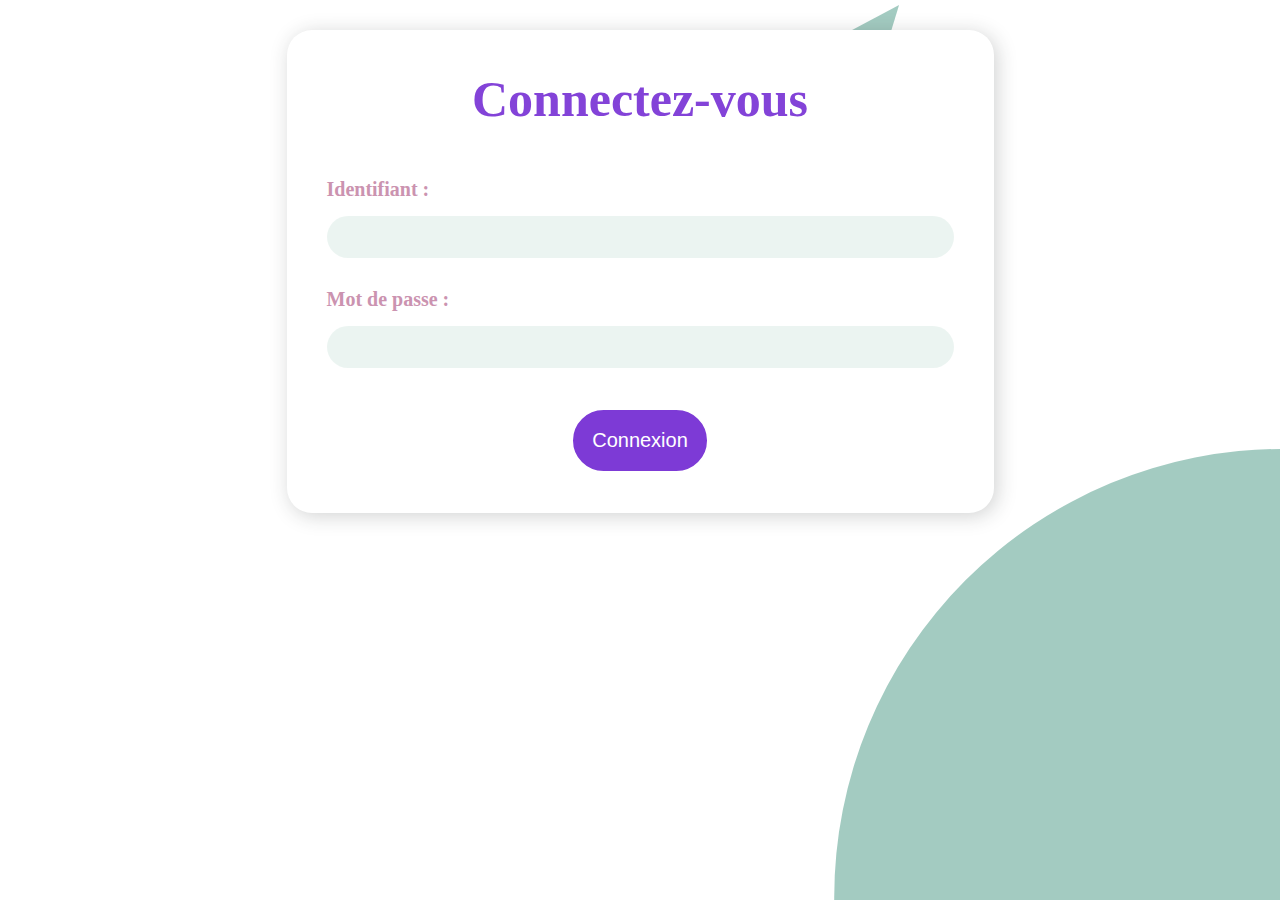
<file: index.html>
<!DOCTYPE html>
<html lang="fr" dir="ltr">
	<head>
		<meta charset="utf-8">
		<meta name="viewport" content="width-device-width, initial-scale1.0, shrink-to-fit-no">
		<link rel="stylesheet" type="text/css" href="styles.css">
		<title> My totool </title>
	</head>
    <body>
        <div class="connexion">
            <h1>Connectez-vous</h1>
            <label for="name">Identifiant :</label>
            <input type="text" id="name" name="name" required
            minlength="8" maxlength="30" size="60">
            <label for="mdp">Mot de passe :</label>
            <input type="text" id="mdp" name="mdp" required
            minlength="8" maxlength="30" size="60">
            <div class="button">
            <button type="submit">Connexion</button>
            </div>
        </div>
    </body>
</file>
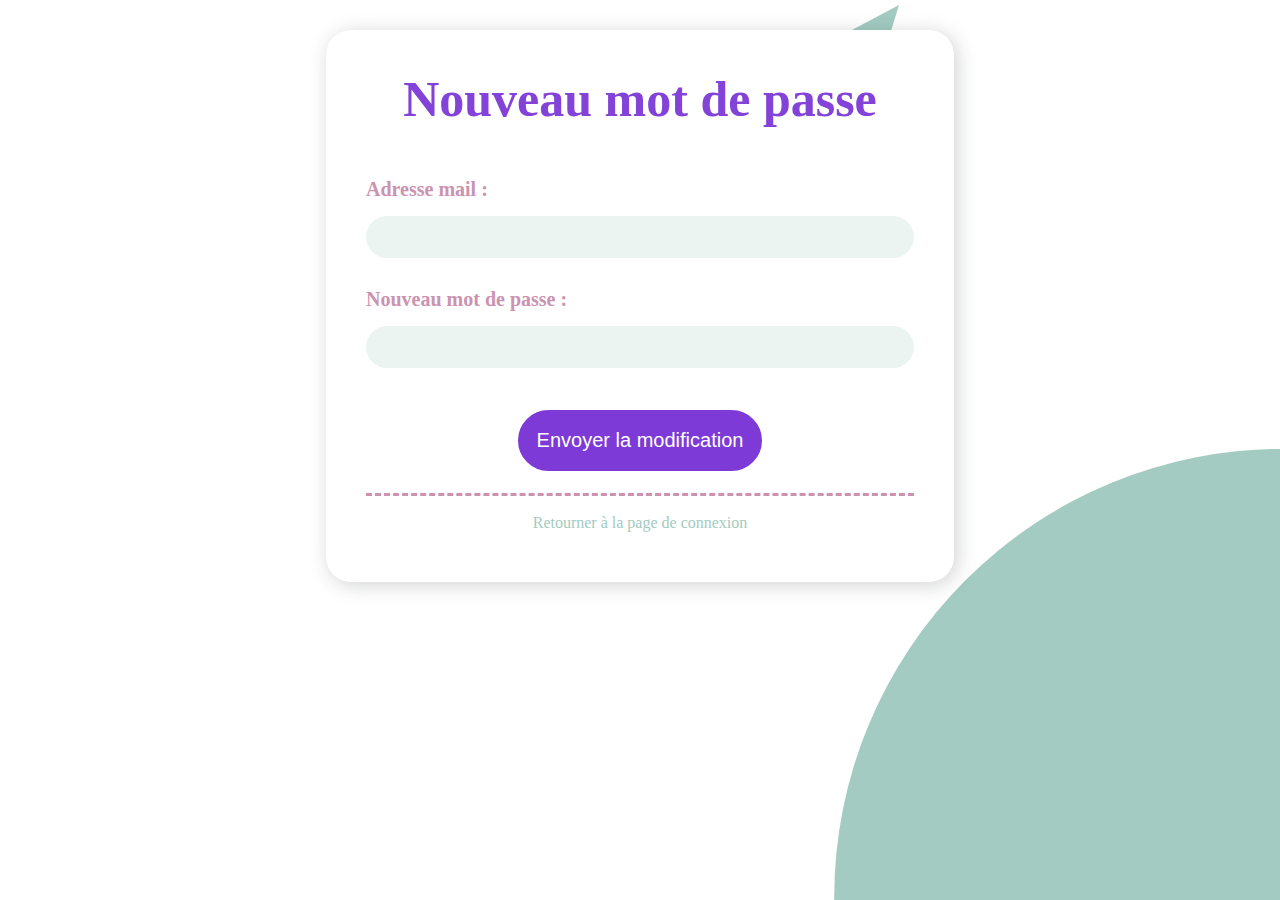
<file: forget.html>
<!DOCTYPE html>
<html lang="fr" dir="ltr">
<head>
<meta charset="utf-8">
<meta name="viewport" content="width-device-width, initial-scale1.0, shrink-to-fit-no">
<link rel="stylesheet" type="text/css" href="styles.css">
<title> My totool </title>
</head>
<body>
<div class="forgot">
    <h1>Nouveau mot de passe</h1>
    <form action="/todolist" method="post">
        <label for="mail">Adresse mail :</label>
        <input type="email" id="mail" name="mail" required
        minlength="8" maxlength="30" size="30">
        <label for="mdp">Nouveau mot de passe :</label>
        <input type="password" id="mdp" name="mdp" required
        minlength="8" maxlength="30" size="30">
        <div class="button">
            <button type="submit">Envoyer la modification</button>
        </div>
    </form>
    <hr>
    <a href="index.html">Retourner à la page de connexion</a>
</div>
</body>
</file>
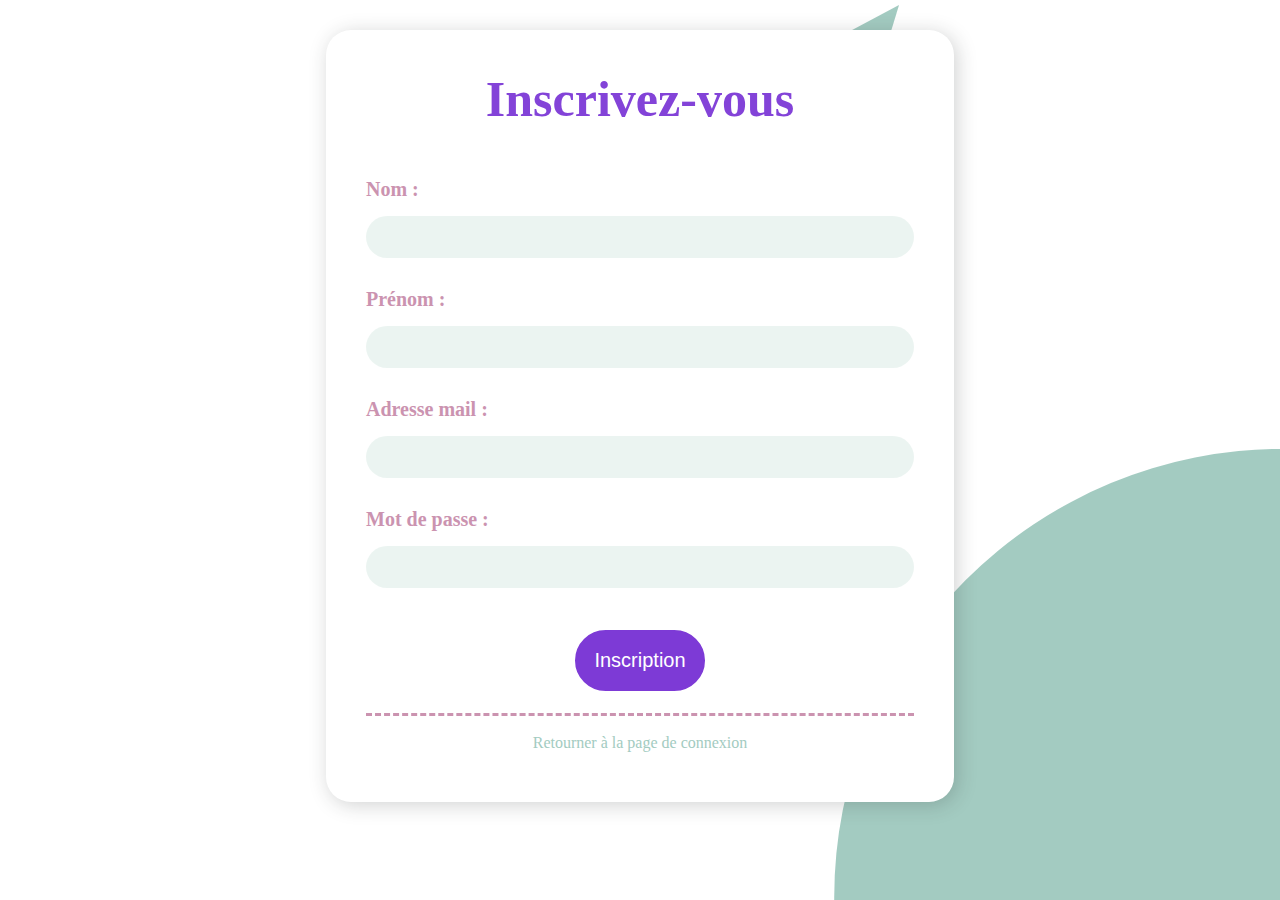
<file: inscription.html>
<!DOCTYPE html>
<html lang="fr" dir="ltr">
<head>
<meta charset="utf-8">
<meta name="viewport" content="width-device-width, initial-scale1.0, shrink-to-fit-no">
<link rel="stylesheet" type="text/css" href="styles.css">
<title> My totool </title>
</head>
<body>
<div class="inscription">
    <h1>Inscrivez-vous</h1>
    <form action="/todolist" method="post">
        <label for="surname">Nom :</label>
        <input type="text" id="surname" name="surname" required
        minlength="8" maxlength="30" size="30">
        <label for="name">Prénom :</label>
        <input type="text" id="name" name="name" required
        minlength="8" maxlength="30" size="30">
        <label for="mail">Adresse mail :</label>
        <input type="email" id="mail" name="mail" required
        minlength="8" maxlength="30" size="30">
        <label for="mdp">Mot de passe :</label>
        <input type="password" id="mdp" name="mdp" required
        minlength="8" maxlength="30" size="30">
        <div class="button">
            <button type="submit">Inscription</button>
        </div>
    </form>
    <hr>
    <a href="index.html">Retourner à la page de connexion</a>
</div>
</body>
</file>
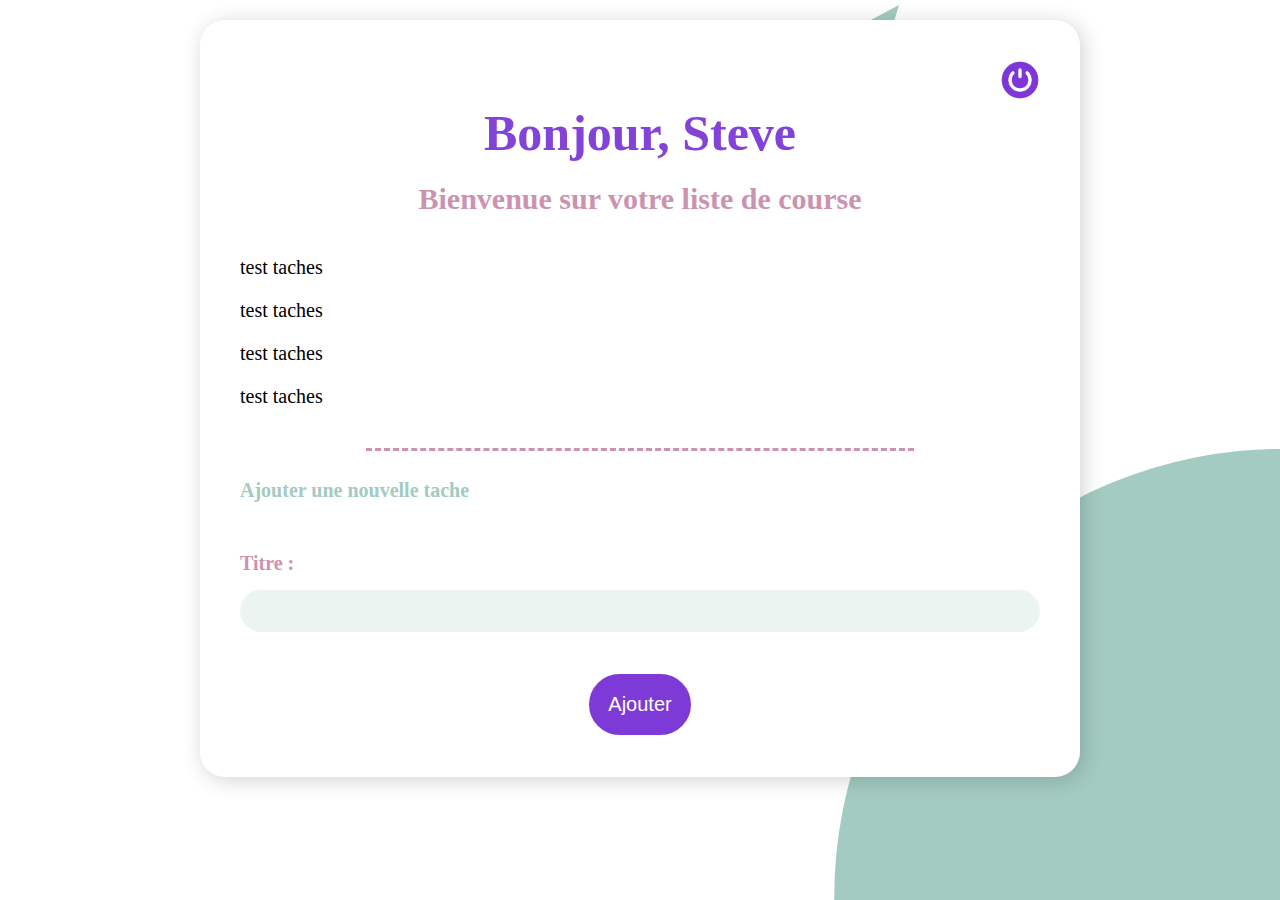
<file: liste.html>
<!DOCTYPE html>
<html lang="fr" dir="ltr">
<head>
    <meta charset="utf-8">
    <meta name="viewport" content="width-device-width, initial-scale1.0, shrink-to-fit-no">
    <link rel="stylesheet" type="text/css" href="stylestodo.css">
    <title> My totool </title>
</head>
<body>
    <div class="choix">
        <a class="off" href="index.html"><img src="off.png" alt="deconnexion"></a>
        <h1>Bonjour, Steve</h1>
        <h2>Bienvenue sur votre liste de course</h2>
        <div class="task">
            <p>test taches</p>
            <p>test taches</p>
            <p>test taches</p>
            <p>test taches</p>
        </div>
        <hr>
        <div class="new">
            <h3>Ajouter une nouvelle tache</h3>
            <form action="/todolist" method="post">
                <label for="tache">Titre :</label>
                <input type="text" id="tache" name="tache" required
                minlength="8" maxlength="30" size="30">
                <div class="button">
                    <button type="submit">Ajouter</button>
                </div>
            </form>
        </div>
    </div>
</body>
</file>
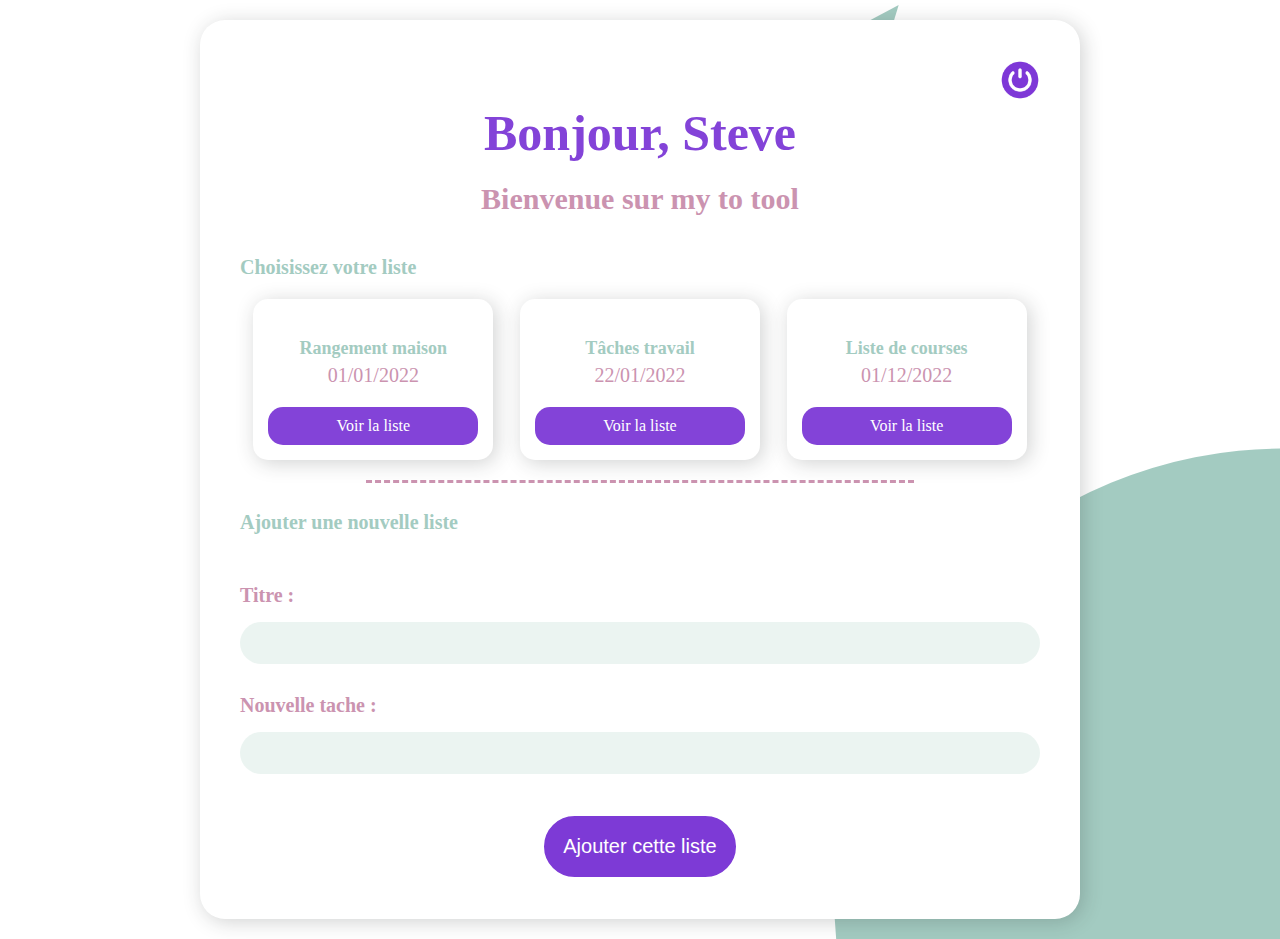
<file: todolist.html>
<!DOCTYPE html>
<html lang="fr" dir="ltr">
<head>
    <meta charset="utf-8">
    <meta name="viewport" content="width-device-width, initial-scale1.0, shrink-to-fit-no">
    <link rel="stylesheet" type="text/css" href="stylestodo.css">
    <title> My totool </title>
</head>
<body>
    <div class="choix">
        <a class="off" href="index.html"><img src="off.png" alt="deconnexion"></a>
        <h1>Bonjour, Steve</h1>
        <h2>Bienvenue sur my to tool</h2>
        <h3>Choisissez votre liste</h3>
        <div class="liste">
            <div class="test">
                <h4>Rangement maison</h4>
                <p>01/01/2022</p>
                <a href="#">Voir la liste</a>
            </div>
            <div class="test">
                <h4>Tâches travail</h4>
                <p>22/01/2022</p>
                <a href="#">Voir la liste</a>
            </div>
            <div class="test">
                <h4>Liste de courses</h4>
                <p>01/12/2022</p>
                <a href="#">Voir la liste</a>
            </div>
        </div>
        <hr>
        <div class="nouveau">
            <h3>Ajouter une nouvelle liste</h3>
            <div class="newtache">
                <form action="/todolist" method="post">
                    <label for="titre">Titre :</label>
                    <input type="text" id="title" name="title" required
                    minlength="8" maxlength="30" size="30">
                    <label for="task">Nouvelle tache :</label>
                    <input type="text" id="task" name="task" required
                    minlength="8" maxlength="30" size="30">
                    <div class="button">
                        <button type="submit">Ajouter cette liste</button>
                    </div>
                </form>
            </div>
        </div>
    </div>

</body>
</file>
<file: styles.css>
body{
background-image: url("data:image/svg+xml,%3csvg xmlns='http://www.w3.org/2000/svg' version='1.1' xmlns:xlink='http://www.w3.org/1999/xlink' xmlns:svgjs='http://svgjs.com/svgjs' width='1440' height='2300' preserveAspectRatio='none' viewBox='0 0 1440 2300'%3e%3cg mask='url(%26quot%3b%23SvgjsMask1016%26quot%3b)' fill='none'%3e%3crect width='1440' height='2300' x='0' y='0' fill='rgba(255%2c 255%2c 255%2c 1)'%3e%3c/rect%3e%3cpath d='M666.4626596612829 1396.2583544502534L715.2656443644736 1051.3921575615286 431.0175664434332 1160.5047717033606z' fill='rgba(24%2c 126%2c 100%2c 0.4)' class='triangle-float1'%3e%3c/path%3e%3cpath d='M1164.0700856981107 1762.6166009660851L1353.2933704356194 1951.8398857035936 1542.516655173128 1762.6166009660851 1353.2933704356192 1573.3933162285764z' fill='rgba(24%2c 126%2c 100%2c 0.4)' class='triangle-float1'%3e%3c/path%3e%3cpath d='M1180.2560160868193 2054.4448577873018L984.0940851820012 1911.9248726093024 841.5741000040018 2108.08680351412 1037.7360309088199 2250.60678869212z' fill='rgba(24%2c 126%2c 100%2c 0.4)' class='triangle-float1'%3e%3c/path%3e%3cpath d='M834.21 900.98 a448.31 448.31 0 1 0 896.62 0 a448.31 448.31 0 1 0 -896.62 0z' fill='rgba(24%2c 126%2c 100%2c 0.4)' class='triangle-float3'%3e%3c/path%3e%3cpath d='M313.5971461115547 1530.540815335008L247.71334275733966 1191.598030201683-91.22944237598523 1257.481833555898-25.345639021770182 1596.4246186892228z' fill='rgba(24%2c 126%2c 100%2c 0.4)' class='triangle-float1'%3e%3c/path%3e%3cpath d='M674.5330188460675 1844.508418856934L973.1960213672 1698.8407395284494 827.5283420387156 1400.1777370073169 528.865339517583 1545.8454163358015z' fill='rgba(24%2c 126%2c 100%2c 0.4)' class='triangle-float2'%3e%3c/path%3e%3cpath d='M839.6871731903188 214.15716572532472L903.6215632026018 5.03719874246255 630.5672062074567 150.22277571304178z' fill='rgba(24%2c 126%2c 100%2c 0.4)' class='triangle-float1'%3e%3c/path%3e%3cpath d='M538.4046914664711 1773.0169127993888L439.7214216439633 1951.0462442055284 756.1070536644266 2010.0564832362204z' fill='rgba(24%2c 126%2c 100%2c 0.4)' class='triangle-float1'%3e%3c/path%3e%3cpath d='M667.7755823580819 1408.4198419726542L310.45027796531434 1560.0954348818154 462.1258708744755 1917.420739274583 819.4511752672431 1765.7451463654218z' fill='rgba(24%2c 126%2c 100%2c 0.4)' class='triangle-float3'%3e%3c/path%3e%3c/g%3e%3cdefs%3e%3cmask id='SvgjsMask1016'%3e%3crect width='1440' height='2300' fill='white'%3e%3c/rect%3e%3c/mask%3e%3cstyle%3e %40keyframes float1 %7b 0%25%7btransform: translate(0%2c 0)%7d 50%25%7btransform: translate(-10px%2c 0)%7d 100%25%7btransform: translate(0%2c 0)%7d %7d .triangle-float1 %7b animation: float1 5s infinite%3b %7d %40keyframes float2 %7b 0%25%7btransform: translate(0%2c 0)%7d 50%25%7btransform: translate(-5px%2c -5px)%7d 100%25%7btransform: translate(0%2c 0)%7d %7d .triangle-float2 %7b animation: float2 4s infinite%3b %7d %40keyframes float3 %7b 0%25%7btransform: translate(0%2c 0)%7d 50%25%7btransform: translate(0%2c -10px)%7d 100%25%7btransform: translate(0%2c 0)%7d %7d .triangle-float3 %7b animation: float3 6s infinite%3b %7d %3c/style%3e%3c/defs%3e%3c/svg%3e");
height: auto;
display: flex;
align-items: center;
justify-content: center;
margin: 0px;
}

.connexion {
display: flex;
flex-direction: column;
background-color: #ffffff;
padding: 40px;
margin-top: 30px; 
border-radius:25px;
box-shadow: 3px 3px 20px rgba(40, 41, 44, 0.212);
}

h1 {
font-size:50px; 
color:#7d3ad6f3; 
font-family: 'raleway';
text-align:center;
margin: 0px 20px 20px 20px;
}

form{
display:flex;
flex-direction: column;
}

label{
font-size:20px; 
color:#cb93b0; 
font-family: 'raleway';
padding-bottom:15px;
padding-top:30px;
font-weight: 700;
}

input{
border: none;
background: #a3cbc138;
height: 40px;
border-radius: 100px;
font-family: 'raleway';
font-size: 18px;
color:#a3cbc1;
}

.button{
display: flex;
justify-content: center;
}

button{
margin-top: 40px;
color: #ffffff;
background-color: #7d3ad6;
border: solid 2px white;
font-size: 20px;
padding: 19px;
border-radius: 73px;
}

input:focus {
border: 1px solid #a3cbc1;
background: #fff;
height: 40px;
color:#cb93b0;
border-radius: 100px;
font-family: 'raleway';
font-size: 18px;
outline: none;
}
a{
    text-decoration: none;
    text-align: center;
    padding: 10px;
    font-family: 'raleway';
    color:#a3cbc1;
}
hr {
    border-bottom: dashed 3px #cb93b0;
    width: 548px;
    border-top: none;
    border-right: none;
    border-left: none;
    margin-top: 20px;
}
a:hover{
color:#cb93b0;
}
.inscription{
    display: flex;
    flex-direction: column;
    background-color: #ffffff;
    padding: 40px;
    margin-top: 30px; 
    border-radius:25px;
    box-shadow: 3px 3px 20px rgba(40, 41, 44, 0.212);
    }
.forgot{
    display: flex;
    flex-direction: column;
    background-color: #ffffff;
    padding: 40px;
    margin-top: 30px; 
    border-radius:25px;
    box-shadow: 3px 3px 20px rgba(40, 41, 44, 0.212);
    }
</file>
<file: stylestodo.css>
body{
    background-image: url("data:image/svg+xml,%3csvg xmlns='http://www.w3.org/2000/svg' version='1.1' xmlns:xlink='http://www.w3.org/1999/xlink' xmlns:svgjs='http://svgjs.com/svgjs' width='1440' height='2300' preserveAspectRatio='none' viewBox='0 0 1440 2300'%3e%3cg mask='url(%26quot%3b%23SvgjsMask1016%26quot%3b)' fill='none'%3e%3crect width='1440' height='2300' x='0' y='0' fill='rgba(255%2c 255%2c 255%2c 1)'%3e%3c/rect%3e%3cpath d='M666.4626596612829 1396.2583544502534L715.2656443644736 1051.3921575615286 431.0175664434332 1160.5047717033606z' fill='rgba(24%2c 126%2c 100%2c 0.4)' class='triangle-float1'%3e%3c/path%3e%3cpath d='M1164.0700856981107 1762.6166009660851L1353.2933704356194 1951.8398857035936 1542.516655173128 1762.6166009660851 1353.2933704356192 1573.3933162285764z' fill='rgba(24%2c 126%2c 100%2c 0.4)' class='triangle-float1'%3e%3c/path%3e%3cpath d='M1180.2560160868193 2054.4448577873018L984.0940851820012 1911.9248726093024 841.5741000040018 2108.08680351412 1037.7360309088199 2250.60678869212z' fill='rgba(24%2c 126%2c 100%2c 0.4)' class='triangle-float1'%3e%3c/path%3e%3cpath d='M834.21 900.98 a448.31 448.31 0 1 0 896.62 0 a448.31 448.31 0 1 0 -896.62 0z' fill='rgba(24%2c 126%2c 100%2c 0.4)' class='triangle-float3'%3e%3c/path%3e%3cpath d='M313.5971461115547 1530.540815335008L247.71334275733966 1191.598030201683-91.22944237598523 1257.481833555898-25.345639021770182 1596.4246186892228z' fill='rgba(24%2c 126%2c 100%2c 0.4)' class='triangle-float1'%3e%3c/path%3e%3cpath d='M674.5330188460675 1844.508418856934L973.1960213672 1698.8407395284494 827.5283420387156 1400.1777370073169 528.865339517583 1545.8454163358015z' fill='rgba(24%2c 126%2c 100%2c 0.4)' class='triangle-float2'%3e%3c/path%3e%3cpath d='M839.6871731903188 214.15716572532472L903.6215632026018 5.03719874246255 630.5672062074567 150.22277571304178z' fill='rgba(24%2c 126%2c 100%2c 0.4)' class='triangle-float1'%3e%3c/path%3e%3cpath d='M538.4046914664711 1773.0169127993888L439.7214216439633 1951.0462442055284 756.1070536644266 2010.0564832362204z' fill='rgba(24%2c 126%2c 100%2c 0.4)' class='triangle-float1'%3e%3c/path%3e%3cpath d='M667.7755823580819 1408.4198419726542L310.45027796531434 1560.0954348818154 462.1258708744755 1917.420739274583 819.4511752672431 1765.7451463654218z' fill='rgba(24%2c 126%2c 100%2c 0.4)' class='triangle-float3'%3e%3c/path%3e%3c/g%3e%3cdefs%3e%3cmask id='SvgjsMask1016'%3e%3crect width='1440' height='2300' fill='white'%3e%3c/rect%3e%3c/mask%3e%3cstyle%3e %40keyframes float1 %7b 0%25%7btransform: translate(0%2c 0)%7d 50%25%7btransform: translate(-10px%2c 0)%7d 100%25%7btransform: translate(0%2c 0)%7d %7d .triangle-float1 %7b animation: float1 5s infinite%3b %7d %40keyframes float2 %7b 0%25%7btransform: translate(0%2c 0)%7d 50%25%7btransform: translate(-5px%2c -5px)%7d 100%25%7btransform: translate(0%2c 0)%7d %7d .triangle-float2 %7b animation: float2 4s infinite%3b %7d %40keyframes float3 %7b 0%25%7btransform: translate(0%2c 0)%7d 50%25%7btransform: translate(0%2c -10px)%7d 100%25%7btransform: translate(0%2c 0)%7d %7d .triangle-float3 %7b animation: float3 6s infinite%3b %7d %3c/style%3e%3c/defs%3e%3c/svg%3e");
    height: auto;
    display: flex;
    align-items: center;
    justify-content: center;
    margin: 0px;
}
.choix{
    display: flex;
    flex-direction: column;
    background-color: #ffffff;
    padding: 40px;
    margin-top: 30px; 
    border-radius:25px;
    box-shadow: 3px 3px 20px rgba(40, 41, 44, 0.212);
    min-width: 800px;
    margin:20px;
    }
    
    h1 {
    font-size:50px; 
    color:#7d3ad6f3; 
    font-family: 'raleway';
    text-align:center;
    margin: 0px 20px 20px 20px;
    }

    h2{
    font-size:30px; 
    color:#cb93b0; 
    font-family: 'raleway';
    text-align:center;
    margin: 0px 20px 20px 20px;
    }
    h3{
        font-size:20px; 
        color:#a3cbc1; 
        font-family: 'raleway';
        text-align:left;
        }
    .liste{
        justify-content: space-around;
        display: grid;
        grid-template-columns: 30% 30% 30%;
    }
    .test{
        border-radius:15px;
        padding: 15px;
        box-shadow: 3px 3px 20px rgba(40, 41, 44, 0.212);
        min-width:150px;
        min-height: 110px;
        display: flex;
        flex-direction: column;
    }
    h4{
        font-size:18px; 
        color:#a3cbc1; 
        font-family: 'raleway';
        text-align:center;
        margin-bottom:0px;
    }
    .test a{
        text-decoration:none;
        color:white;
        background-color:#7d3ad6f3;
        font-family: 'raleway';
        padding: 10px;
        border-radius:15px;
        text-align:center;
    }
    .test p{
        text-align: center;
        font-family: raleway;
        color: #cb93b0;
        margin-top: 5px
    }
    hr {
        border-bottom: dashed 3px #cb93b0;
        width: 548px;
        border-top: none;
        border-right: none;
        border-left: none;
        margin-top: 20px;
    }
    .nouveau{
        display: flex;
        flex-direction: column;
    }
    form{
        display: flex;
        flex-direction: column;
    }
    label{
        font-size:20px; 
        color:#cb93b0; 
        font-family: 'raleway';
        padding-bottom:15px;
        padding-top:30px;
        font-weight: 700;
        }
        
        input{
        border: none;
        background: #a3cbc138;
        height: 40px;
        border-radius: 100px;
        font-family: 'raleway';
        font-size: 18px;
        color:#a3cbc1;
        }
        
        .button{
        display: flex;
        justify-content: center;
        }
        
        button{
        margin-top: 40px;
        color: #ffffff;
        background-color: #7d3ad6;
        border: solid 2px white;
        font-size: 20px;
        padding: 19px;
        border-radius: 73px;
        }
        
        input:focus {
        border: 1px solid #a3cbc1;
        background: #fff;
        height: 40px;
        color:#cb93b0;
        border-radius: 100px;
        font-family: 'raleway';
        font-size: 18px;
        outline: none;
        }
        .off{
            text-align: right;
        }
        .off img{
            width:40px;
        }
        p{
            font-family: raleway;
            font-size: 20px;
        }
</file>
